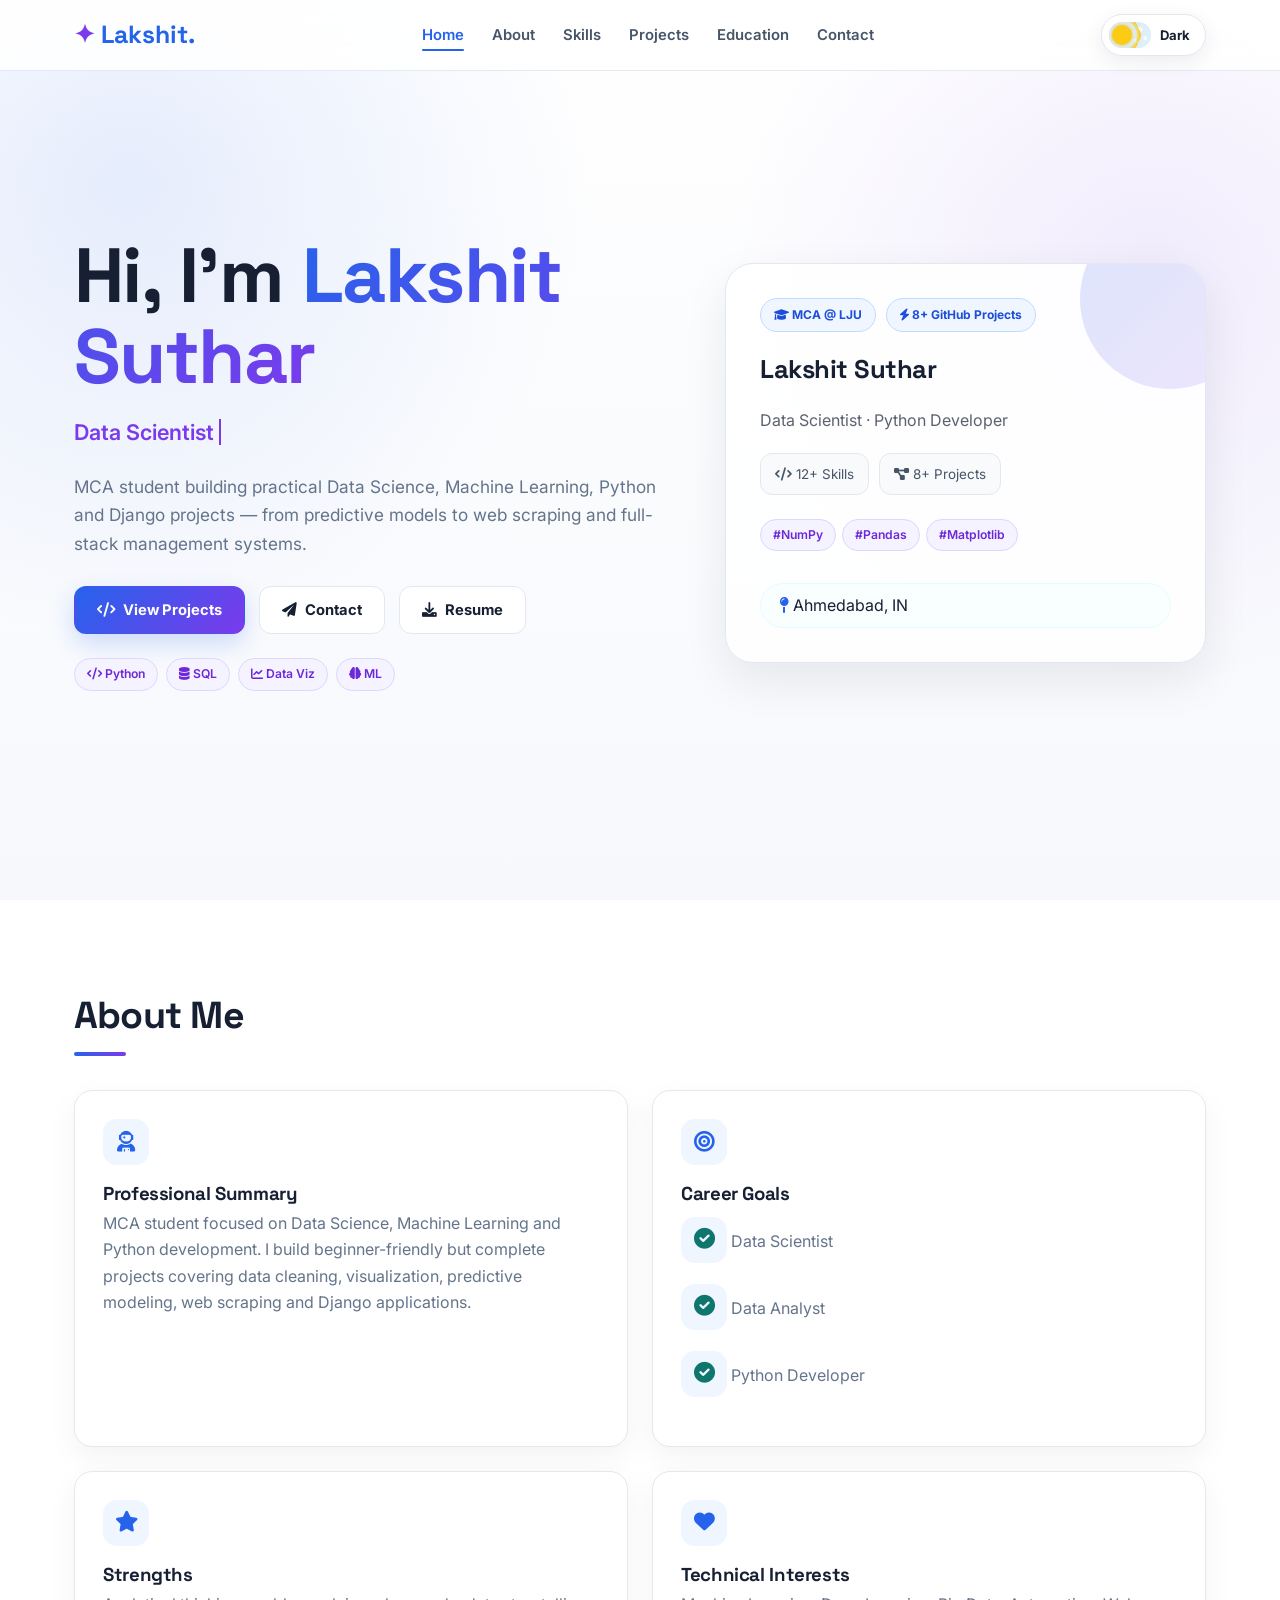
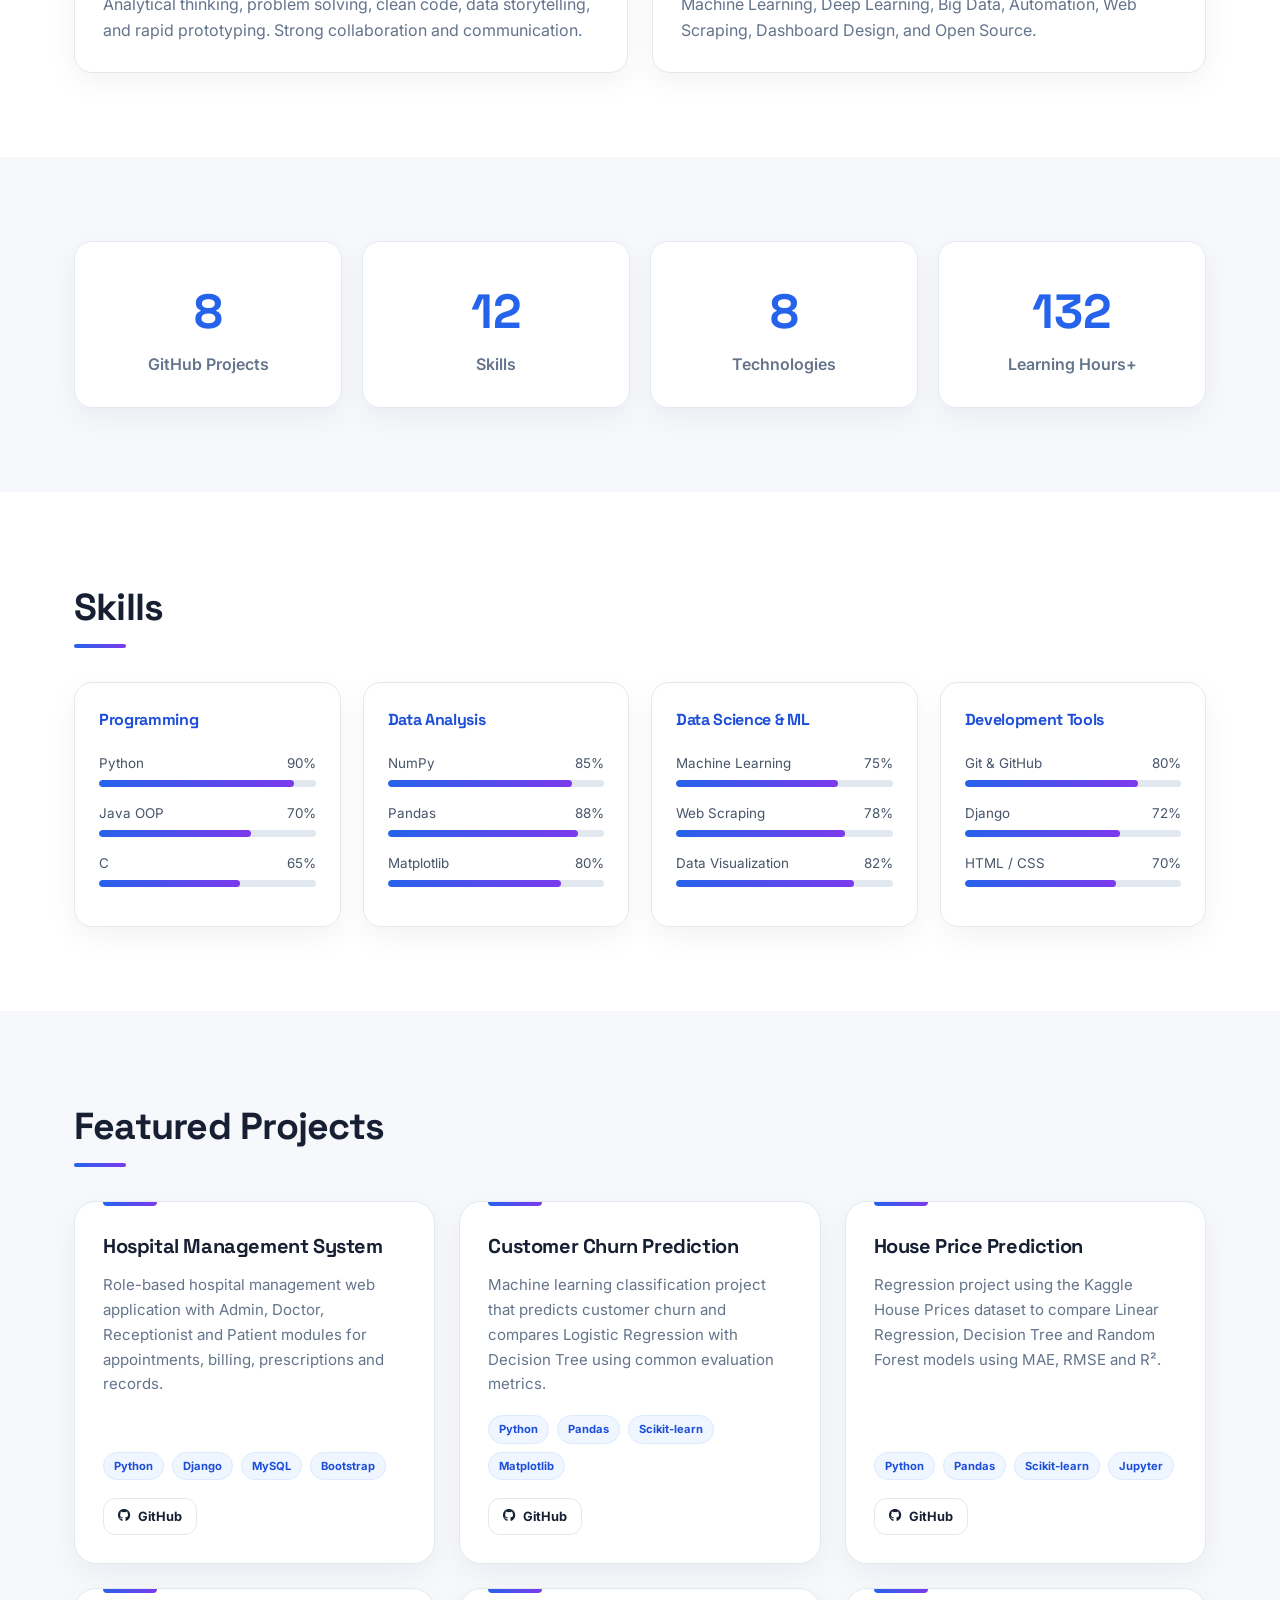
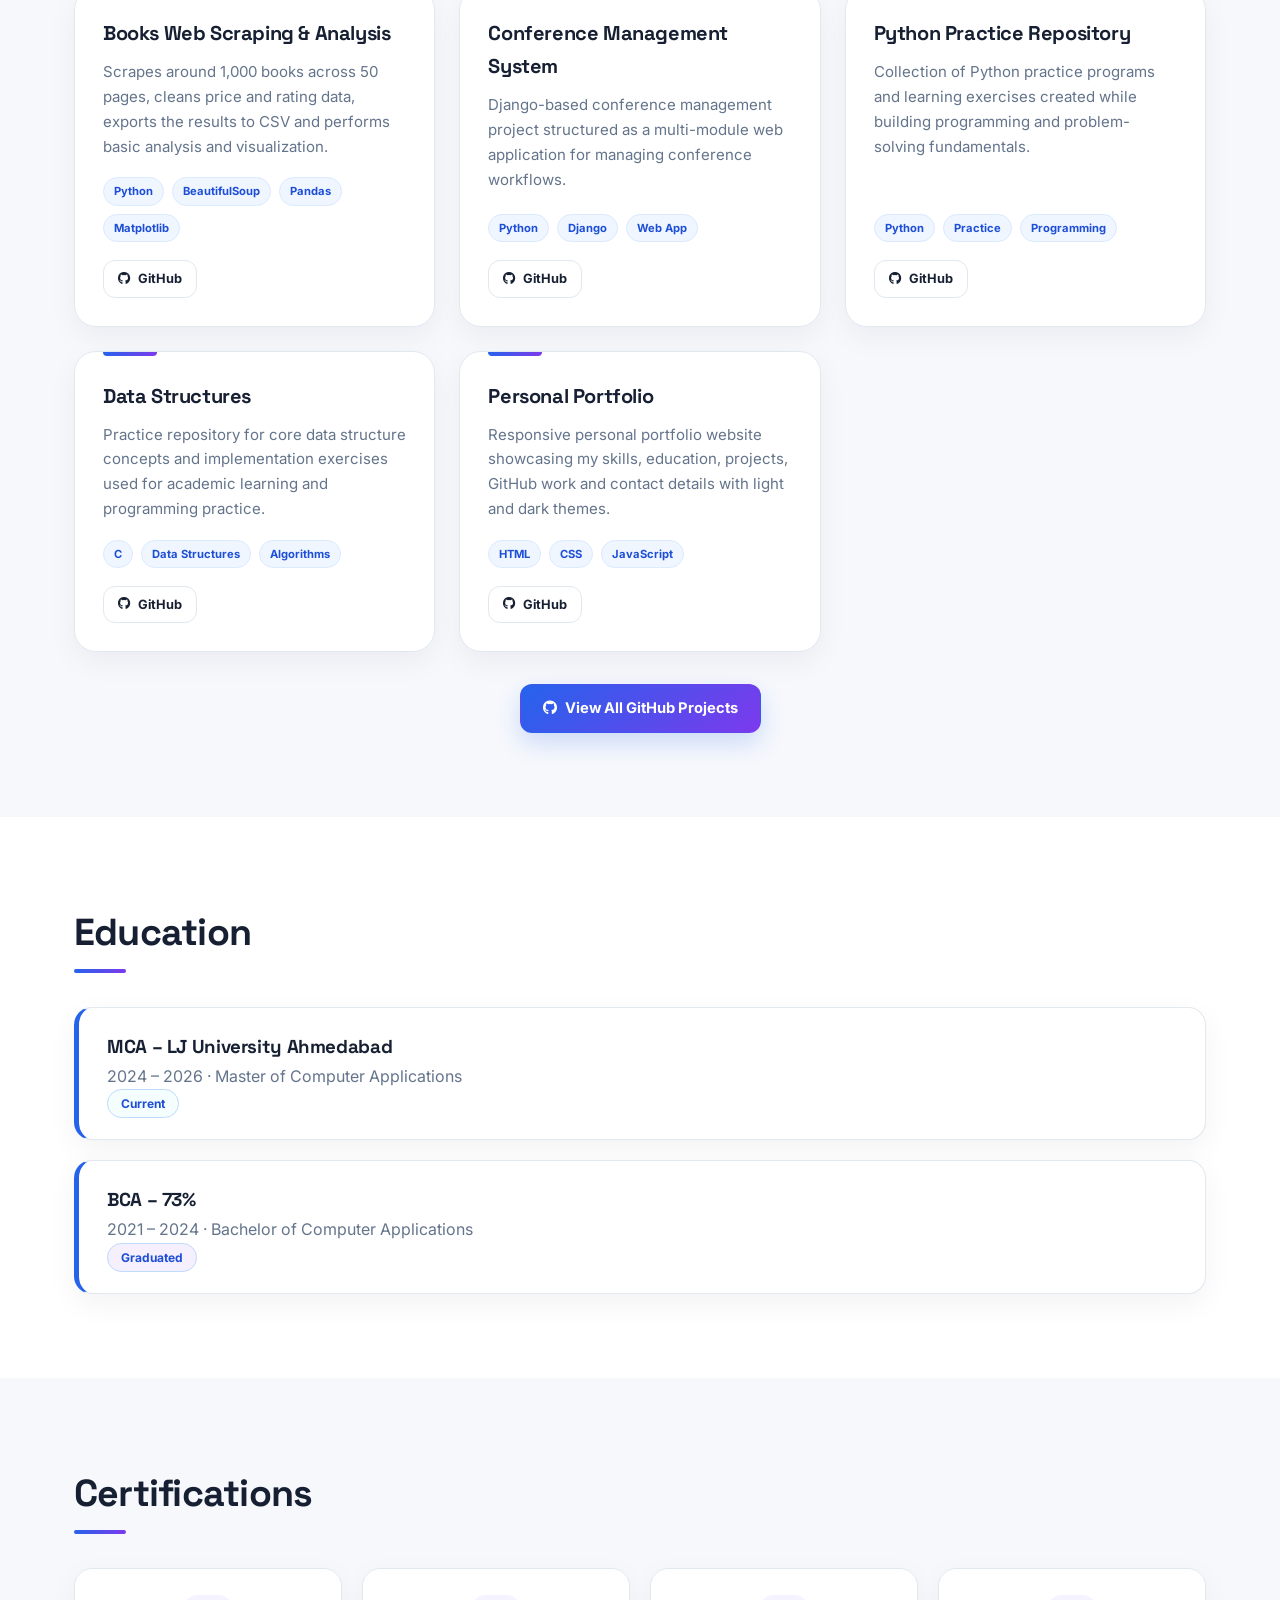
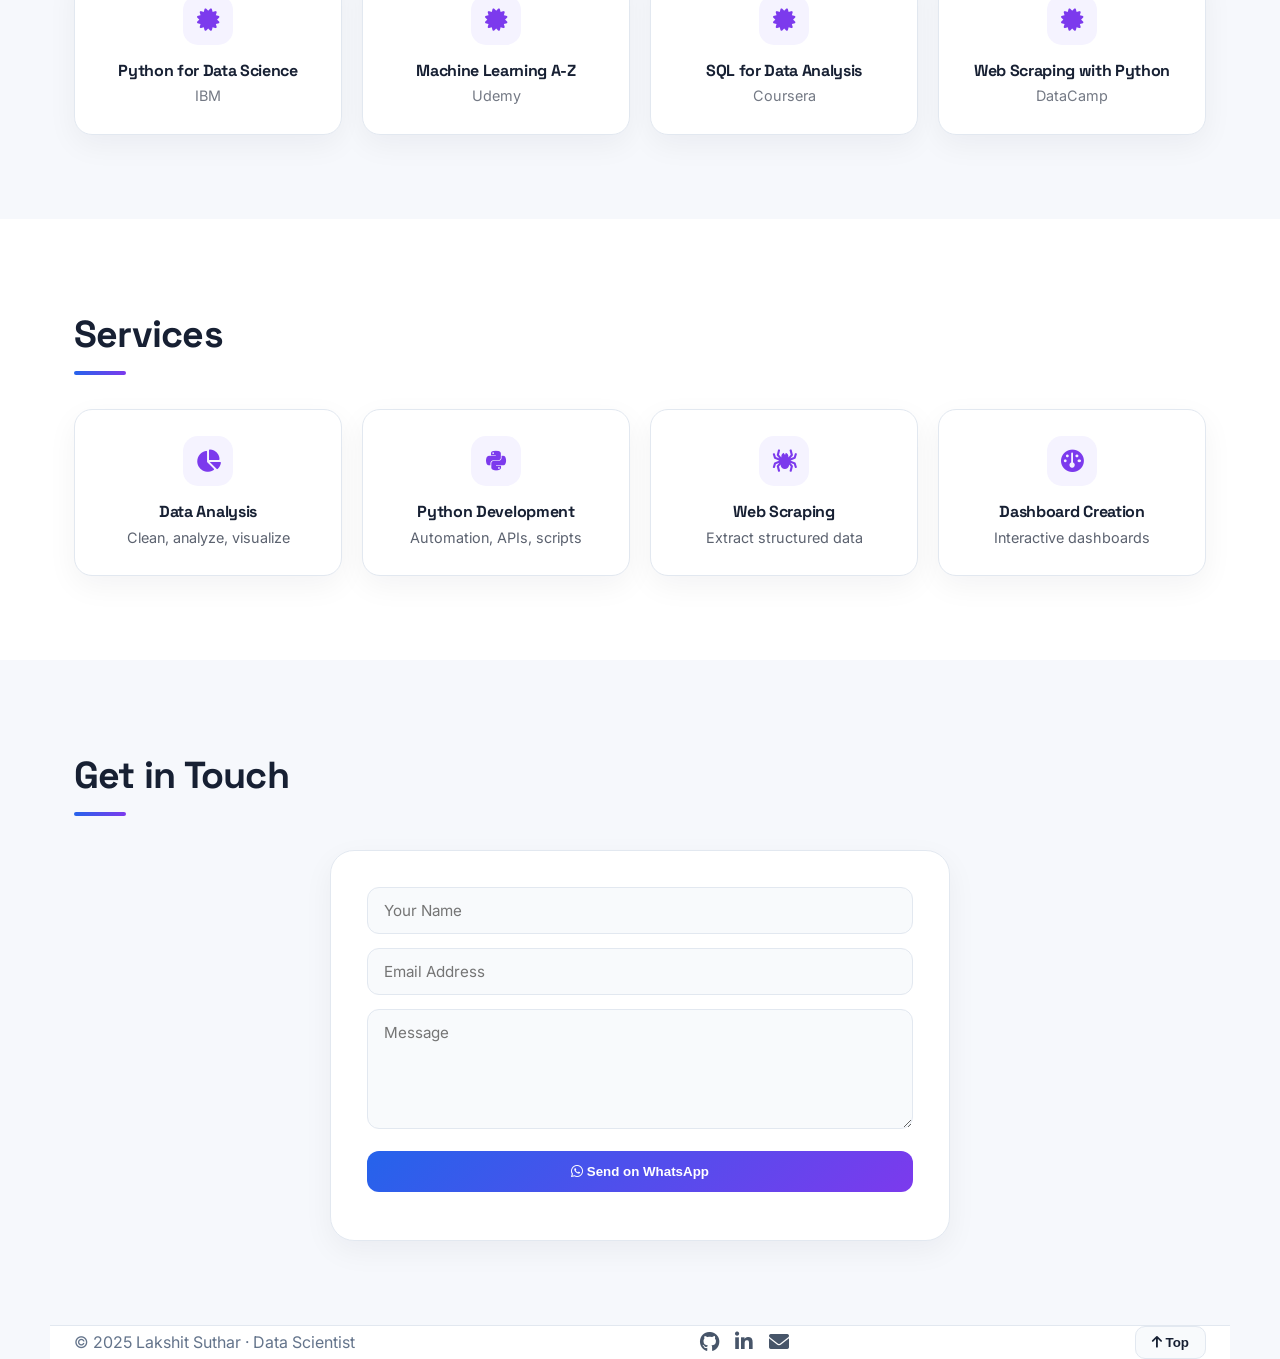
<file: index.html>
<!DOCTYPE html>
<html lang="en">
<head>
    <meta charset="UTF-8" />
    <meta name="viewport" content="width=device-width, initial-scale=1.0" />
    <meta name="description" content="Lakshit Suthar · Data Science, Machine Learning and Python Developer portfolio." />
    <meta name="theme-color" content="#f6f8fc" />
    <title>Lakshit Suthar · Data Scientist & Python Developer</title>

    <!-- ===== FONTS & ICONS (CDN) ===== -->
    <link rel="preconnect" href="https://fonts.googleapis.com" />
    <link rel="preconnect" href="https://fonts.gstatic.com" crossorigin />
    <link href="https://fonts.googleapis.com/css2?family=Inter:opsz,wght@14..32,300;14..32,400;14..32,600;14..32,700;14..32,800&family=Space+Grotesk:wght@400;500;600;700&display=swap" rel="stylesheet" />
    <link rel="stylesheet" href="https://cdnjs.cloudflare.com/ajax/libs/font-awesome/6.0.0-beta3/css/all.min.css" />

    <!-- ===== EXTERNAL CSS ===== -->
    <link rel="stylesheet" href="style.css" />
</head>
<body>

    <!-- ====== PROGRESS BAR ====== -->
    <div id="progress-bar"></div>

    <!-- ====== MOUSE GLOW ====== -->
    <div id="glow"></div>

    <!-- ====== NAVBAR ====== -->
    <nav>
        <div class="container nav-container">
            <span class="logo">Lakshit.</span>
            <ul class="nav-links" id="navLinks">
                <li><a href="#hero" class="active">Home</a></li>
                <li><a href="#about">About</a></li>
                <li><a href="#skills">Skills</a></li>
                <li><a href="#projects">Projects</a></li>
                <li><a href="#education">Education</a></li>
                <li><a href="#contact">Contact</a></li>
            </ul>
            <div class="nav-actions">
                <button class="theme-toggle" id="themeToggle" type="button" aria-label="Switch to dark mode" title="Switch to dark mode">
                    <span class="theme-toggle-track">
                        <span class="theme-toggle-thumb">
                            <i class="fas fa-moon" id="themeIcon"></i>
                        </span>
                    </span>
                    <span class="theme-toggle-label" id="themeLabel">Dark</span>
                </button>
                <div class="hamburger" id="hamburger"><i class="fas fa-bars"></i></div>
            </div>
        </div>
    </nav>

    <!-- ====== HERO ====== -->
    <section id="hero">
        <div class="container hero-grid">
            <div class="hero-content">
                <h1>Hi, I'm <span class="name-highlight">Lakshit Suthar</span></h1>
                <div class="hero-typing"><span id="typed-text"></span></div>
                <p class="hero-desc">MCA student building practical Data Science, Machine Learning, Python and Django projects — from predictive models to web scraping and full-stack management systems.</p>
                <div class="hero-buttons">
                    <a href="#projects" class="btn btn-primary"><i class="fas fa-code"></i> View Projects</a>
                    <a href="#contact" class="btn btn-outline"><i class="fas fa-paper-plane"></i> Contact</a>
                    <a href="Lakshit_Suthar_Resume.pdf?v=0216c234" class="btn btn-outline" id="download-resume"><i class="fas fa-download"></i> Resume</a>
                </div>
                <div style="margin-top: 24px; display: flex; flex-wrap: wrap; gap: 8px;">
                    <span class="floating-tag"><i class="fas fa-code"></i> Python</span>
                    <span class="floating-tag"><i class="fas fa-database"></i> SQL</span>
                    <span class="floating-tag"><i class="fas fa-chart-line"></i> Data Viz</span>
                    <span class="floating-tag"><i class="fas fa-brain"></i> ML</span>
                </div>
            </div>
            <div class="hero-profile-card">
                <div class="badge-row">
                    <span class="badge"><i class="fas fa-graduation-cap"></i> MCA @ LJU</span>
                    <span class="badge"><i class="fas fa-bolt"></i> 8+ GitHub Projects</span>
                </div>
                <h3 style="font-size: 1.6rem;">Lakshit Suthar</h3>
                <p style="opacity:0.7;">Data Scientist · Python Developer</p>
                <div class="profile-stats">
                    <div><i class="fas fa-code"></i> 12+ Skills</div>
                    <div><i class="fas fa-project-diagram"></i> 8+ Projects</div>
                </div>
                <div style="margin-top: 8px; display: flex; gap: 6px; flex-wrap: wrap;">
                    <span class="floating-tag">#NumPy</span>
                    <span class="floating-tag">#Pandas</span>
                                        <span class="floating-tag">#Matplotlib</span>
                </div>
                <div style="margin-top: 16px; background: rgba(0,229,255,0.02); border-radius: 40px; padding: 8px 18px; border: 1px solid rgba(0,229,255,0.08);">
                    <i class="fas fa-map-pin" style="color: var(--primary);"></i> Ahmedabad, IN
                </div>
            </div>
        </div>
    </section>

    <!-- ====== ABOUT ====== -->
    <section id="about">
        <div class="container">
            <h2 class="section-title reveal">About Me</h2>
            <div class="about-grid">
                <div class="about-card reveal">
                    <i class="fas fa-user-astronaut"></i>
                    <h3>Professional Summary</h3>
                    <p>MCA student focused on Data Science, Machine Learning and Python development. I build beginner-friendly but complete projects covering data cleaning, visualization, predictive modeling, web scraping and Django applications.</p>
                </div>
                <div class="about-card reveal">
                    <i class="fas fa-bullseye"></i>
                    <h3>Career Goals</h3>
                    <ul style="list-style: none; padding-left: 0;">
                        <li><i class="fas fa-check-circle" style="color: var(--accent);"></i> Data Scientist</li>
                        <li><i class="fas fa-check-circle" style="color: var(--accent);"></i> Data Analyst</li>
                        <li><i class="fas fa-check-circle" style="color: var(--accent);"></i> Python Developer</li>
                    </ul>
                </div>
                <div class="about-card reveal">
                    <i class="fas fa-star"></i>
                    <h3>Strengths</h3>
                    <p>Analytical thinking, problem solving, clean code, data storytelling, and rapid prototyping. Strong collaboration and communication.</p>
                </div>
                <div class="about-card reveal">
                    <i class="fas fa-heart"></i>
                    <h3>Technical Interests</h3>
                    <p>Machine Learning, Deep Learning, Big Data, Automation, Web Scraping, Dashboard Design, and Open Source.</p>
                </div>
            </div>
        </div>
    </section>

    <!-- ====== STATS ====== -->
    <section id="stats">
        <div class="container">
            <div class="stats-grid">
                <div class="stat-item reveal"><div class="number" data-count="8">0</div><p>GitHub Projects</p></div>
                <div class="stat-item reveal"><div class="number" data-count="12">0</div><p>Skills</p></div>
                <div class="stat-item reveal"><div class="number" data-count="8">0</div><p>Technologies</p></div>
                <div class="stat-item reveal"><div class="number" data-count="150">0</div><p>Learning Hours+</p></div>
            </div>
        </div>
    </section>

    <!-- ====== SKILLS ====== -->
    <section id="skills">
        <div class="container">
            <h2 class="section-title reveal">Skills</h2>
            <div class="skills-category">
                <div class="skill-group reveal">
                    <h4>Programming</h4>
                    <div class="skill-item"><div class="skill-label"><span>Python</span><span>90%</span></div><div class="progress-bar"><div class="fill" data-width="90"></div></div></div>
                    <div class="skill-item"><div class="skill-label"><span>Java OOP</span><span>70%</span></div><div class="progress-bar"><div class="fill" data-width="70"></div></div></div>
                    <div class="skill-item"><div class="skill-label"><span>C</span><span>65%</span></div><div class="progress-bar"><div class="fill" data-width="65"></div></div></div>
                </div>
                <div class="skill-group reveal">
                    <h4>Data Analysis</h4>
                    <div class="skill-item"><div class="skill-label"><span>NumPy</span><span>85%</span></div><div class="progress-bar"><div class="fill" data-width="85"></div></div></div>
                    <div class="skill-item"><div class="skill-label"><span>Pandas</span><span>88%</span></div><div class="progress-bar"><div class="fill" data-width="88"></div></div></div>
                    <div class="skill-item"><div class="skill-label"><span>Matplotlib</span><span>80%</span></div><div class="progress-bar"><div class="fill" data-width="80"></div></div></div>
                </div>
                <div class="skill-group reveal">
                    <h4>Data Science &amp; ML</h4>
                    <div class="skill-item"><div class="skill-label"><span>Machine Learning</span><span>75%</span></div><div class="progress-bar"><div class="fill" data-width="75"></div></div></div>
                    <div class="skill-item"><div class="skill-label"><span>Web Scraping</span><span>78%</span></div><div class="progress-bar"><div class="fill" data-width="78"></div></div></div>
                    <div class="skill-item"><div class="skill-label"><span>Data Visualization</span><span>82%</span></div><div class="progress-bar"><div class="fill" data-width="82"></div></div></div>
                </div>
                <div class="skill-group reveal">
                    <h4>Development Tools</h4>
                    <div class="skill-item"><div class="skill-label"><span>Git &amp; GitHub</span><span>80%</span></div><div class="progress-bar"><div class="fill" data-width="80"></div></div></div>
                    <div class="skill-item"><div class="skill-label"><span>Django</span><span>72%</span></div><div class="progress-bar"><div class="fill" data-width="72"></div></div></div>
                    <div class="skill-item"><div class="skill-label"><span>HTML / CSS</span><span>70%</span></div><div class="progress-bar"><div class="fill" data-width="70"></div></div></div>
                </div>
            </div>
        </div>
    </section>

    <!-- ====== PROJECTS ====== -->
    <section id="projects">
        <div class="container">
            <h2 class="section-title reveal">Featured Projects</h2>
            <div class="projects-grid">

                <div class="project-card reveal">
                    <h3>Hospital Management System</h3>
                    <p>Role-based hospital management web application with Admin, Doctor, Receptionist and Patient modules for appointments, billing, prescriptions and records.</p>
                    <div class="tech"><span>Python</span><span>Django</span><span>MySQL</span><span>Bootstrap</span></div>
                    <div class="btn-group">
                        <a href="https://github.com/lakshitbuilds/Hospital-Management-System" target="_blank" rel="noopener noreferrer" class="btn btn-outline" style="padding:4px 14px;"><i class="fab fa-github"></i> GitHub</a>
                    </div>
                </div>

                <div class="project-card reveal">
                    <h3>Customer Churn Prediction</h3>
                    <p>Machine learning classification project that predicts customer churn and compares Logistic Regression with Decision Tree using common evaluation metrics.</p>
                    <div class="tech"><span>Python</span><span>Pandas</span><span>Scikit-learn</span><span>Matplotlib</span></div>
                    <div class="btn-group">
                        <a href="https://github.com/lakshitbuilds/Customer-Churn-Prediction-" target="_blank" rel="noopener noreferrer" class="btn btn-outline" style="padding:4px 14px;"><i class="fab fa-github"></i> GitHub</a>
                    </div>
                </div>

                <div class="project-card reveal">
                    <h3>House Price Prediction</h3>
                    <p>Regression project using the Kaggle House Prices dataset to compare Linear Regression, Decision Tree and Random Forest models using MAE, RMSE and R².</p>
                    <div class="tech"><span>Python</span><span>Pandas</span><span>Scikit-learn</span><span>Jupyter</span></div>
                    <div class="btn-group">
                        <a href="https://github.com/lakshitbuilds/House-Price-Prediction" target="_blank" rel="noopener noreferrer" class="btn btn-outline" style="padding:4px 14px;"><i class="fab fa-github"></i> GitHub</a>
                    </div>
                </div>

                <div class="project-card reveal">
                    <h3>Books Web Scraping &amp; Analysis</h3>
                    <p>Scrapes around 1,000 books across 50 pages, cleans price and rating data, exports the results to CSV and performs basic analysis and visualization.</p>
                    <div class="tech"><span>Python</span><span>BeautifulSoup</span><span>Pandas</span><span>Matplotlib</span></div>
                    <div class="btn-group">
                        <a href="https://github.com/lakshitbuilds/book-data-scraping-analysis" target="_blank" rel="noopener noreferrer" class="btn btn-outline" style="padding:4px 14px;"><i class="fab fa-github"></i> GitHub</a>
                    </div>
                </div>

                <div class="project-card reveal">
                    <h3>Conference Management System</h3>
                    <p>Django-based conference management project structured as a multi-module web application for managing conference workflows.</p>
                    <div class="tech"><span>Python</span><span>Django</span><span>Web App</span></div>
                    <div class="btn-group">
                        <a href="https://github.com/lakshitbuilds/conference-management-system" target="_blank" rel="noopener noreferrer" class="btn btn-outline" style="padding:4px 14px;"><i class="fab fa-github"></i> GitHub</a>
                    </div>
                </div>


                <div class="project-card reveal">
                    <h3>Python Practice Repository</h3>
                    <p>Collection of Python practice programs and learning exercises created while building programming and problem-solving fundamentals.</p>
                    <div class="tech"><span>Python</span><span>Practice</span><span>Programming</span></div>
                    <div class="btn-group">
                        <a href="https://github.com/lakshitbuilds/Python" target="_blank" rel="noopener noreferrer" class="btn btn-outline" style="padding:4px 14px;"><i class="fab fa-github"></i> GitHub</a>
                    </div>
                </div>

                <div class="project-card reveal">
                    <h3>Data Structures</h3>
                    <p>Practice repository for core data structure concepts and implementation exercises used for academic learning and programming practice.</p>
                    <div class="tech"><span>C</span><span>Data Structures</span><span>Algorithms</span></div>
                    <div class="btn-group">
                        <a href="https://github.com/lakshitbuilds/Data-Structure" target="_blank" rel="noopener noreferrer" class="btn btn-outline" style="padding:4px 14px;"><i class="fab fa-github"></i> GitHub</a>
                    </div>
                </div>

                <div class="project-card reveal">
                    <h3>Personal Portfolio</h3>
                    <p>Responsive personal portfolio website showcasing my skills, education, projects, GitHub work and contact details with light and dark themes.</p>
                    <div class="tech"><span>HTML</span><span>CSS</span><span>JavaScript</span></div>
                    <div class="btn-group">
                        <a href="https://github.com/lakshitbuilds/Portfolio" target="_blank" rel="noopener noreferrer" class="btn btn-outline" style="padding:4px 14px;"><i class="fab fa-github"></i> GitHub</a>
                    </div>
                </div>

            </div>
            <div style="text-align:center; margin-top:32px;">
                <a href="https://github.com/lakshitbuilds?tab=repositories" target="_blank" rel="noopener noreferrer" class="btn btn-primary">
                    <i class="fab fa-github"></i> View All GitHub Projects
                </a>
            </div>
        </div>
    </section>

    <!-- ====== EDUCATION ====== -->
    <section id="education">
        <div class="container">
            <h2 class="section-title reveal">Education</h2>
            <div class="timeline">
                <div class="timeline-item reveal"><h3>MCA – LJ University Ahmedabad</h3><p>2024 – 2026 · Master of Computer Applications</p><span class="badge" style="background: rgba(0,229,255,0.04);">Current</span></div>
                <div class="timeline-item reveal"><h3>BCA – 73%</h3><p>2021 – 2024 · Bachelor of Computer Applications</p><span class="badge" style="background: rgba(124,58,237,0.08);">Graduated</span></div>
            </div>
        </div>
    </section>

    <!-- ====== CERTIFICATIONS ====== -->
    <section id="certifications">
        <div class="container">
            <h2 class="section-title reveal">Certifications</h2>
            <div class="cert-grid">
                <div class="cert-card reveal"><i class="fas fa-certificate"></i><h4>Python for Data Science</h4><p style="opacity:0.6; font-size:0.9rem;">IBM</p></div>
                <div class="cert-card reveal"><i class="fas fa-certificate"></i><h4>Machine Learning A-Z</h4><p style="opacity:0.6; font-size:0.9rem;">Udemy</p></div>
                <div class="cert-card reveal"><i class="fas fa-certificate"></i><h4>SQL for Data Analysis</h4><p style="opacity:0.6; font-size:0.9rem;">Coursera</p></div>
                <div class="cert-card reveal"><i class="fas fa-certificate"></i><h4>Web Scraping with Python</h4><p style="opacity:0.6; font-size:0.9rem;">DataCamp</p></div>
            </div>
        </div>
    </section>

    <!-- ====== SERVICES ====== -->
    <section id="services">
        <div class="container">
            <h2 class="section-title reveal">Services</h2>
            <div class="services-grid">
                <div class="service-card reveal"><i class="fas fa-chart-pie"></i><h4>Data Analysis</h4><p style="opacity:0.7; font-size:0.9rem;">Clean, analyze, visualize</p></div>
                <div class="service-card reveal"><i class="fab fa-python"></i><h4>Python Development</h4><p style="opacity:0.7; font-size:0.9rem;">Automation, APIs, scripts</p></div>
                <div class="service-card reveal"><i class="fas fa-spider"></i><h4>Web Scraping</h4><p style="opacity:0.7; font-size:0.9rem;">Extract structured data</p></div>
                <div class="service-card reveal"><i class="fas fa-dashboard"></i><h4>Dashboard Creation</h4><p style="opacity:0.7; font-size:0.9rem;">Interactive dashboards</p></div>
            </div>
        </div>
    </section>

    <!-- ====== CONTACT ====== -->
    <section id="contact">
        <div class="container">
            <h2 class="section-title reveal">Get in Touch</h2>
            <div class="contact-form reveal">
                <form id="contactForm">
                    <input type="text" placeholder="Your Name" id="cname" required />
                    <input type="email" placeholder="Email Address" id="cemail" required />
                    <textarea rows="4" placeholder="Message" id="cmsg" required></textarea>
                    <button type="submit"><i class="fab fa-whatsapp"></i> Send on WhatsApp</button>
                    <div id="form-message"></div>
                </form>
            </div>
        </div>
    </section>

    <!-- ====== FOOTER ====== -->
    <footer class="container">
        <div>&copy; 2025 Lakshit Suthar · Data Scientist</div>
        <div class="social-links">
            <a href="https://github.com/lakshitbuilds" target="_blank" rel="noopener noreferrer" aria-label="GitHub"><i class="fab fa-github"></i></a>
            <a href="#" aria-label="LinkedIn"><i class="fab fa-linkedin-in"></i></a>
            <a href="#" aria-label="Email"><i class="fas fa-envelope"></i></a>
        </div>
        <button id="back-top"><i class="fas fa-arrow-up"></i> Top</button>
    </footer>

    <!-- ====== EXTERNAL JAVASCRIPT ====== -->
    <script src="script.js"></script>
</body>
</html>
</file>
<file: style.css>
/* ============================================================
   MODERN LIGHT PORTFOLIO
   Clean, professional and recruiter-friendly
   ============================================================ */

* {
    margin: 0;
    padding: 0;
    box-sizing: border-box;
}

:root {
    --bg: #f6f8fc;
    --surface: #ffffff;
    --surface-soft: #eef4ff;
    --primary: #2563eb;
    --primary-dark: #1d4ed8;
    --secondary: #7c3aed;
    --accent: #0f766e;
    --text: #172033;
    --muted: #64748b;
    --border: #e2e8f0;
    --shadow: 0 18px 45px rgba(15, 23, 42, 0.08);
    --shadow-hover: 0 24px 60px rgba(37, 99, 235, 0.14);
    --radius-lg: 24px;
    --radius-md: 18px;
    --transition: all 0.3s ease;
}

html {
    scroll-behavior: smooth;
}

body {
    font-family: 'Inter', sans-serif;
    background: var(--bg);
    color: var(--text);
    line-height: 1.65;
    overflow-x: hidden;
}

h1, h2, h3, h4 {
    font-family: 'Space Grotesk', sans-serif;
    color: var(--text);
    letter-spacing: -0.02em;
}

a {
    text-decoration: none;
    color: inherit;
}

.container {
    max-width: 1180px;
    margin: 0 auto;
    padding: 0 24px;
}

section {
    padding: 84px 0;
    position: relative;
}

section:nth-of-type(even) {
    background: #ffffff;
}

.section-title {
    font-size: 2.35rem;
    font-weight: 700;
    margin-bottom: 44px;
    display: inline-block;
    position: relative;
}

.section-title::after {
    content: '';
    position: absolute;
    width: 52px;
    height: 4px;
    border-radius: 99px;
    left: 0;
    bottom: -10px;
    background: linear-gradient(90deg, var(--primary), var(--secondary));
}

/* ===== PROGRESS BAR ===== */
#progress-bar {
    position: fixed;
    top: 0;
    left: 0;
    width: 0%;
    height: 4px;
    background: linear-gradient(90deg, var(--primary), var(--secondary));
    z-index: 9999;
}

/* ===== NAVBAR ===== */
nav {
    position: fixed;
    top: 0;
    left: 0;
    width: 100%;
    padding: 14px 0;
    background: rgba(255, 255, 255, 0.88);
    backdrop-filter: blur(14px);
    -webkit-backdrop-filter: blur(14px);
    border-bottom: 1px solid rgba(226, 232, 240, 0.9);
    z-index: 1000;
    transition: var(--transition);
}

nav.scrolled {
    box-shadow: 0 8px 30px rgba(15, 23, 42, 0.08);
}

.nav-container {
    display: flex;
    justify-content: space-between;
    align-items: center;
}

.logo {
    font-family: 'Space Grotesk', sans-serif;
    font-weight: 700;
    font-size: 1.55rem;
    color: var(--primary);
}

.logo::before {
    content: '✦';
    margin-right: 6px;
    color: var(--secondary);
}

.nav-links {
    display: flex;
    gap: 28px;
    list-style: none;
    font-weight: 600;
    color: #475569;
    font-size: 0.93rem;
}

.nav-links a {
    position: relative;
    transition: var(--transition);
}

.nav-links a:hover,
.nav-links a.active {
    color: var(--primary);
}

.nav-links a::after {
    content: '';
    position: absolute;
    left: 0;
    bottom: -7px;
    width: 0;
    height: 2px;
    border-radius: 10px;
    background: var(--primary);
    transition: var(--transition);
}

.nav-links a:hover::after,
.nav-links a.active::after {
    width: 100%;
}

.hamburger {
    display: none;
    font-size: 1.6rem;
    cursor: pointer;
    color: var(--text);
}

/* Mouse glow kept very subtle in light mode */
#glow {
    position: fixed;
    width: 420px;
    height: 420px;
    background: radial-gradient(circle, rgba(37, 99, 235, 0.07), transparent 68%);
    border-radius: 50%;
    pointer-events: none;
    transform: translate(-50%, -50%);
    z-index: 0;
}

/* ===== HERO ===== */
#hero {
    min-height: 100vh;
    display: flex;
    align-items: center;
    padding-top: 110px;
    background:
        radial-gradient(circle at 10% 20%, rgba(37, 99, 235, 0.11), transparent 34%),
        radial-gradient(circle at 90% 30%, rgba(124, 58, 237, 0.09), transparent 32%),
        linear-gradient(180deg, #ffffff 0%, #f6f8fc 100%);
}

.hero-grid {
    display: grid;
    grid-template-columns: 1.1fr 0.9fr;
    gap: 64px;
    align-items: center;
    position: relative;
    z-index: 1;
}

.hero-content h1 {
    font-size: clamp(3rem, 6vw, 5rem);
    line-height: 1.05;
    margin-bottom: 18px;
    font-weight: 800;
}

.name-highlight {
    color: var(--primary);
    background: linear-gradient(135deg, var(--primary), var(--secondary));
    -webkit-background-clip: text;
    -webkit-text-fill-color: transparent;
    background-clip: text;
}

.hero-typing {
    min-height: 44px;
    font-size: 1.35rem;
    margin-bottom: 14px;
    font-weight: 600;
}

.hero-typing span {
    color: var(--secondary);
    border-right: 2px solid var(--secondary);
    padding-right: 5px;
    animation: blink 0.9s step-end infinite;
}

@keyframes blink {
    50% { border-color: transparent; }
}

.hero-desc {
    max-width: 640px;
    color: var(--muted);
    font-size: 1.08rem;
    margin-bottom: 28px;
}

.hero-buttons {
    display: flex;
    gap: 14px;
    flex-wrap: wrap;
}

.btn {
    padding: 11px 22px;
    border-radius: 12px;
    border: 1px solid var(--border);
    font-weight: 700;
    font-size: 0.92rem;
    display: inline-flex;
    align-items: center;
    gap: 8px;
    cursor: pointer;
    transition: var(--transition);
    background: #ffffff;
    color: var(--text);
}

.btn:hover {
    transform: translateY(-2px);
}

.btn-primary {
    color: white;
    border-color: transparent;
    background: linear-gradient(135deg, var(--primary), var(--secondary));
    box-shadow: 0 10px 24px rgba(37, 99, 235, 0.2);
}

.btn-primary:hover {
    box-shadow: 0 15px 34px rgba(37, 99, 235, 0.28);
}

.btn-outline:hover {
    color: var(--primary);
    border-color: #93c5fd;
    background: #eff6ff;
}

.hero-profile-card {
    background: rgba(255, 255, 255, 0.9);
    border: 1px solid var(--border);
    border-radius: 28px;
    padding: 34px;
    box-shadow: var(--shadow);
    display: flex;
    flex-direction: column;
    gap: 16px;
    position: relative;
    overflow: hidden;
    transition: var(--transition);
}

.hero-profile-card::before {
    content: '';
    position: absolute;
    width: 180px;
    height: 180px;
    right: -55px;
    top: -55px;
    background: linear-gradient(135deg, rgba(37, 99, 235, .16), rgba(124, 58, 237, .12));
    border-radius: 50%;
}

.hero-profile-card:hover {
    transform: translateY(-6px);
    box-shadow: var(--shadow-hover);
}

.badge-row {
    display: flex;
    gap: 10px;
    flex-wrap: wrap;
}

.badge {
    color: var(--primary-dark);
    background: #eff6ff;
    border: 1px solid #bfdbfe;
    padding: 6px 13px;
    border-radius: 999px;
    font-size: 0.75rem;
    font-weight: 700;
}

.floating-tag {
    display: inline-block;
    background: #f5f3ff;
    border: 1px solid #ddd6fe;
    color: #6d28d9;
    padding: 5px 12px;
    border-radius: 999px;
    font-size: 0.76rem;
    font-weight: 600;
}

.profile-stats {
    display: flex;
    flex-wrap: wrap;
    gap: 10px;
    margin-top: 4px;
}

.profile-stats div {
    background: #f8fafc;
    color: #475569;
    padding: 9px 14px;
    border-radius: 12px;
    border: 1px solid var(--border);
    font-size: 0.84rem;
}

/* ===== CARDS ===== */
.about-grid {
    display: grid;
    grid-template-columns: repeat(2, 1fr);
    gap: 24px;
}

.about-card,
.skill-group,
.project-card,
.stat-item,
.cert-card,
.service-card,
.timeline-item,
.contact-form {
    background: var(--surface);
    border: 1px solid var(--border);
    box-shadow: 0 10px 30px rgba(15, 23, 42, 0.05);
}

.about-card {
    border-radius: var(--radius-md);
    padding: 28px;
    transition: var(--transition);
}

.about-card:hover {
    transform: translateY(-5px);
    box-shadow: var(--shadow-hover);
    border-color: #bfdbfe;
}

.about-card i {
    width: 46px;
    height: 46px;
    display: inline-flex;
    align-items: center;
    justify-content: center;
    background: #eff6ff;
    color: var(--primary);
    border-radius: 14px;
    font-size: 1.3rem;
    margin-bottom: 14px;
}

.about-card p,
.about-card li {
    color: var(--muted);
}

.about-card ul li {
    list-style: none;
    margin: 7px 0;
}

/* ===== STATS ===== */
.stats-grid {
    display: grid;
    grid-template-columns: repeat(4, 1fr);
    gap: 20px;
}

.stat-item {
    text-align: center;
    padding: 30px 16px;
    border-radius: var(--radius-md);
    transition: var(--transition);
}

.stat-item:hover {
    transform: translateY(-5px);
    box-shadow: var(--shadow-hover);
}

.stat-item .number {
    font-size: 3rem;
    font-family: 'Space Grotesk', sans-serif;
    font-weight: 800;
    color: var(--primary);
}

.stat-item p {
    color: var(--muted);
    font-weight: 600;
}

/* ===== SKILLS ===== */
.skills-category {
    display: grid;
    grid-template-columns: repeat(auto-fit, minmax(240px, 1fr));
    gap: 22px;
}

.skill-group {
    border-radius: var(--radius-md);
    padding: 24px;
    transition: var(--transition);
}

.skill-group:hover {
    transform: translateY(-4px);
    box-shadow: var(--shadow);
}

.skill-group h4 {
    margin-bottom: 18px;
    color: var(--primary-dark);
}

.skill-item {
    margin-bottom: 15px;
}

.skill-label {
    display: flex;
    justify-content: space-between;
    color: #475569;
    font-size: 0.84rem;
    margin-bottom: 6px;
}

.progress-bar {
    width: 100%;
    height: 7px;
    background: #e2e8f0;
    border-radius: 999px;
    overflow: hidden;
}

.progress-bar .fill {
    height: 100%;
    width: 0;
    background: linear-gradient(90deg, var(--primary), var(--secondary));
    border-radius: 999px;
    transition: width 1.2s ease;
}

/* ===== PROJECTS ===== */
.projects-grid {
    display: grid;
    grid-template-columns: repeat(auto-fit, minmax(300px, 1fr));
    gap: 24px;
}

.project-card {
    border-radius: 22px;
    padding: 28px;
    transition: var(--transition);
    display: flex;
    flex-direction: column;
    min-height: 100%;
    position: relative;
}

.project-card::after {
    content: '';
    position: absolute;
    top: 0;
    left: 28px;
    width: 54px;
    height: 4px;
    border-radius: 0 0 8px 8px;
    background: linear-gradient(90deg, var(--primary), var(--secondary));
}

.project-card:hover {
    transform: translateY(-7px);
    border-color: #bfdbfe;
    box-shadow: var(--shadow-hover);
}

.project-card h3 {
    font-size: 1.25rem;
    margin-bottom: 10px;
}

.project-card p {
    color: var(--muted);
    font-size: 0.94rem;
    flex-grow: 1;
}

.project-card .tech {
    display: flex;
    flex-wrap: wrap;
    gap: 8px;
    margin: 18px 0;
}

.project-card .tech span {
    background: #eff6ff;
    color: var(--primary-dark);
    border: 1px solid #dbeafe;
    padding: 4px 10px;
    border-radius: 999px;
    font-size: 0.7rem;
    font-weight: 700;
}

.project-card .btn-group {
    display: flex;
    gap: 10px;
}

.project-card .btn-group .btn {
    padding: 7px 14px !important;
    font-size: 0.8rem;
}

/* ===== EDUCATION ===== */
.timeline {
    display: flex;
    flex-direction: column;
    gap: 20px;
}

.timeline-item {
    border-radius: var(--radius-md);
    padding: 24px 28px;
    border-left: 5px solid var(--primary);
    transition: var(--transition);
}

.timeline-item:hover {
    transform: translateX(5px);
    box-shadow: var(--shadow);
}

.timeline-item p {
    color: var(--muted);
}

/* ===== CERTIFICATIONS & SERVICES ===== */
.cert-grid,
.services-grid {
    display: grid;
    grid-template-columns: repeat(auto-fit, minmax(190px, 1fr));
    gap: 20px;
}

.cert-card,
.service-card {
    padding: 26px 18px;
    border-radius: var(--radius-md);
    text-align: center;
    transition: var(--transition);
}

.cert-card:hover,
.service-card:hover {
    transform: translateY(-5px);
    box-shadow: var(--shadow-hover);
    border-color: #ddd6fe;
}

.cert-card i,
.service-card i {
    width: 50px;
    height: 50px;
    border-radius: 15px;
    display: inline-flex;
    justify-content: center;
    align-items: center;
    background: #f5f3ff;
    color: var(--secondary);
    font-size: 1.4rem;
    margin-bottom: 13px;
}

/* ===== CONTACT ===== */
.contact-form {
    max-width: 620px;
    margin: 0 auto;
    padding: 36px;
    border-radius: 24px;
}

.contact-form input,
.contact-form textarea {
    width: 100%;
    padding: 13px 16px;
    margin-bottom: 14px;
    background: #f8fafc;
    border: 1px solid var(--border);
    border-radius: 12px;
    color: var(--text);
    font-family: 'Inter', sans-serif;
    font-size: 0.95rem;
    transition: var(--transition);
}

.contact-form input:focus,
.contact-form textarea:focus {
    outline: none;
    background: #fff;
    border-color: #93c5fd;
    box-shadow: 0 0 0 4px rgba(37, 99, 235, 0.09);
}

.contact-form textarea {
    min-height: 120px;
    resize: vertical;
}

.contact-form button {
    width: 100%;
    padding: 13px;
    border: none;
    border-radius: 12px;
    background: linear-gradient(135deg, var(--primary), var(--secondary));
    color: white;
    font-weight: 700;
    cursor: pointer;
    transition: var(--transition);
}

.contact-form button:hover {
    transform: translateY(-2px);
    box-shadow: 0 12px 28px rgba(37, 99, 235, 0.22);
}

#form-message {
    margin-top: 12px;
    text-align: center;
    font-weight: 600;
}

/* ===== FOOTER ===== */
footer {
    border-top: 1px solid var(--border);
    padding: 30px 24px;
    display: flex;
    justify-content: space-between;
    align-items: center;
    gap: 16px;
    flex-wrap: wrap;
    color: var(--muted);
    background: #ffffff;
}

.social-links {
    display: flex;
    gap: 16px;
    font-size: 1.25rem;
}

.social-links a {
    color: #475569;
    transition: var(--transition);
}

.social-links a:hover {
    color: var(--primary);
    transform: translateY(-2px);
}

#back-top {
    border: 1px solid var(--border);
    background: #f8fafc;
    color: var(--text);
    border-radius: 10px;
    padding: 8px 16px;
    cursor: pointer;
    font-weight: 600;
}

/* ===== REVEAL ===== */
.reveal {
    opacity: 0;
    transform: translateY(24px);
    transition: opacity .7s ease, transform .7s ease;
}

.reveal.visible {
    opacity: 1;
    transform: translateY(0);
}

/* ===== RESPONSIVE ===== */
@media (max-width: 992px) {
    .hero-grid {
        grid-template-columns: 1fr;
        gap: 40px;
    }

    .about-grid {
        grid-template-columns: 1fr;
    }

    .stats-grid {
        grid-template-columns: repeat(2, 1fr);
    }
}

@media (max-width: 768px) {
    nav {
        padding: 12px 0;
    }

    .nav-links {
        display: none;
        position: absolute;
        right: 20px;
        top: 66px;
        width: 220px;
        flex-direction: column;
        gap: 14px;
        padding: 20px;
        background: #ffffff;
        border: 1px solid var(--border);
        border-radius: 16px;
        box-shadow: var(--shadow);
    }

    .nav-links.open {
        display: flex;
    }

    .hamburger {
        display: block;
    }

    #hero {
        min-height: auto;
        padding-top: 130px;
        padding-bottom: 70px;
    }

    .hero-content h1 {
        font-size: 3rem;
    }

    .hero-profile-card {
        padding: 26px;
    }

    section {
        padding: 68px 0;
    }
}

@media (max-width: 520px) {
    .container {
        padding: 0 18px;
    }

    .hero-content h1 {
        font-size: 2.45rem;
    }

    .hero-buttons .btn {
        width: 100%;
        justify-content: center;
    }

    .stats-grid {
        grid-template-columns: 1fr 1fr;
    }

    .section-title {
        font-size: 2rem;
    }

    .contact-form {
        padding: 24px;
    }
}


/* ===== CAREER GOALS CARD ===== */
.career-card {
    position: relative;
    overflow: hidden;
    background:
        radial-gradient(circle at 100% 0%, rgba(37, 99, 235, 0.08), transparent 34%),
        #ffffff;
}

.career-card::before {
    content: '';
    position: absolute;
    top: 0;
    left: 0;
    width: 100%;
    height: 4px;
    background: linear-gradient(90deg, var(--primary), var(--secondary));
}

.career-card .about-icon {
    width: 52px;
    height: 52px;
    border-radius: 16px;
    display: flex;
    align-items: center;
    justify-content: center;
    background: linear-gradient(135deg, #eff6ff, #f5f3ff);
    border: 1px solid #dbeafe;
    margin-bottom: 18px;
}

.career-card .about-icon i {
    width: auto;
    height: auto;
    margin: 0;
    padding: 0;
    background: transparent;
    font-size: 1.35rem;
    color: var(--primary);
}

.card-kicker {
    display: inline-block;
    color: var(--primary);
    font-size: 0.72rem;
    font-weight: 800;
    letter-spacing: 0.08em;
    text-transform: uppercase;
    margin-bottom: 5px;
}

.career-card h3 {
    font-size: 1.45rem;
    margin-bottom: 8px;
}

.career-intro {
    max-width: 520px;
    margin-bottom: 20px;
    font-size: 0.92rem;
    line-height: 1.65;
}

.goal-list {
    display: grid;
    gap: 11px;
}

.goal-item {
    display: flex;
    align-items: center;
    gap: 13px;
    padding: 13px 14px;
    background: #f8fafc;
    border: 1px solid #e2e8f0;
    border-radius: 14px;
    transition: var(--transition);
}

.goal-item:hover {
    background: #eff6ff;
    border-color: #bfdbfe;
    transform: translateX(4px);
}

.goal-icon {
    width: 38px;
    height: 38px;
    min-width: 38px;
    border-radius: 11px;
    display: inline-flex;
    align-items: center;
    justify-content: center;
    background: #ffffff;
    border: 1px solid #dbeafe;
    color: var(--primary);
    box-shadow: 0 5px 14px rgba(37, 99, 235, 0.08);
}

.goal-icon i {
    width: auto;
    height: auto;
    margin: 0;
    padding: 0;
    background: transparent;
    color: inherit;
    font-size: 1rem;
}

.goal-item strong {
    display: block;
    color: var(--text);
    font-size: 0.94rem;
    line-height: 1.25;
}

.goal-item small {
    display: block;
    color: var(--muted);
    font-size: 0.76rem;
    margin-top: 3px;
}



/* ===== LIGHT / DARK MODE TOGGLE ===== */
.nav-actions {
    display: flex;
    align-items: center;
    gap: 12px;
}

.theme-toggle {
    display: inline-flex;
    align-items: center;
    gap: 9px;
    padding: 6px 11px 6px 7px;
    min-width: 98px;
    height: 42px;
    border: 1px solid var(--border);
    border-radius: 999px;
    background: var(--surface);
    color: var(--text);
    cursor: pointer;
    font-family: 'Inter', sans-serif;
    font-weight: 700;
    font-size: 0.82rem;
    box-shadow: 0 6px 20px rgba(15, 23, 42, 0.08);
    transition: transform .25s ease, box-shadow .25s ease, border-color .25s ease, background .25s ease;
}

.theme-toggle:hover {
    transform: translateY(-2px);
    border-color: #93c5fd;
    box-shadow: 0 10px 26px rgba(37, 99, 235, 0.14);
}

.theme-toggle:focus-visible {
    outline: 3px solid rgba(37, 99, 235, 0.2);
    outline-offset: 3px;
}

.theme-toggle-track {
    width: 42px;
    height: 26px;
    padding: 3px;
    border-radius: 999px;
    display: inline-flex;
    align-items: center;
    background: #e2e8f0;
    transition: background .3s ease;
}

.theme-toggle-thumb {
    width: 20px;
    height: 20px;
    border-radius: 50%;
    display: inline-flex;
    align-items: center;
    justify-content: center;
    background: #ffffff;
    color: #475569;
    box-shadow: 0 2px 8px rgba(15, 23, 42, 0.15);
    transform: translateX(0);
    transition: transform .3s ease, background .3s ease, color .3s ease;
}

.theme-toggle-label {
    min-width: 34px;
    text-align: left;
}

/* ===== DARK MODE ===== */
body.dark-mode {
    --bg: #07111f;
    --surface: #0f1b2d;
    --surface-soft: #132238;
    --primary: #60a5fa;
    --primary-dark: #93c5fd;
    --secondary: #a78bfa;
    --accent: #2dd4bf;
    --text: #f8fafc;
    --muted: #a8b3c5;
    --border: #22324a;
    --shadow: 0 18px 45px rgba(0, 0, 0, 0.28);
    --shadow-hover: 0 24px 60px rgba(37, 99, 235, 0.18);
    background: var(--bg);
    color: var(--text);
}

body.dark-mode section:nth-of-type(even) {
    background: #0b1627;
}

body.dark-mode nav,
body.dark-mode nav.scrolled {
    background: rgba(7, 17, 31, 0.92);
    border-bottom-color: var(--border);
}

body.dark-mode .nav-links {
    color: #cbd5e1;
}

body.dark-mode #hero {
    background:
        radial-gradient(circle at 10% 20%, rgba(96, 165, 250, 0.12), transparent 34%),
        radial-gradient(circle at 90% 30%, rgba(167, 139, 250, 0.10), transparent 32%),
        linear-gradient(180deg, #08111f 0%, #07111f 100%);
}

body.dark-mode .hero-profile-card,
body.dark-mode .about-card,
body.dark-mode .skill-group,
body.dark-mode .project-card,
body.dark-mode .stat-item,
body.dark-mode .cert-card,
body.dark-mode .service-card,
body.dark-mode .timeline-item,
body.dark-mode .contact-form {
    background: var(--surface);
    border-color: var(--border);
    color: var(--text);
}

body.dark-mode .career-card {
    background:
        radial-gradient(circle at 100% 0%, rgba(96, 165, 250, 0.10), transparent 34%),
        var(--surface);
}

body.dark-mode .goal-item,
body.dark-mode .profile-stats div,
body.dark-mode .contact-form input,
body.dark-mode .contact-form textarea,
body.dark-mode #back-top {
    background: #111f33;
    border-color: var(--border);
    color: var(--text);
}

body.dark-mode .goal-icon {
    background: #0b1627;
    border-color: #29415f;
}

body.dark-mode .btn,
body.dark-mode .theme-toggle {
    background: var(--surface);
    color: var(--text);
    border-color: var(--border);
}

body.dark-mode .theme-toggle-track {
    background: linear-gradient(135deg, #2563eb, #7c3aed);
}

body.dark-mode .theme-toggle-thumb {
    transform: translateX(16px);
    background: #0b1627;
    color: #facc15;
}

body.dark-mode .floating-tag {
    background: rgba(167, 139, 250, 0.12);
    border-color: rgba(167, 139, 250, 0.25);
    color: #c4b5fd;
}

body.dark-mode .badge,
body.dark-mode .project-card .tech span,
body.dark-mode .about-card i {
    background: rgba(96, 165, 250, 0.10);
    border-color: rgba(96, 165, 250, 0.22);
    color: #93c5fd;
}

body.dark-mode .skill-label,
body.dark-mode .project-card p,
body.dark-mode .about-card p,
body.dark-mode .about-card li,
body.dark-mode .timeline-item p,
body.dark-mode .stat-item p,
body.dark-mode footer,
body.dark-mode .goal-item small {
    color: var(--muted);
}

body.dark-mode .progress-bar {
    background: #1e293b;
}

body.dark-mode footer {
    background: #08111f;
    border-top-color: var(--border);
}

body.dark-mode .social-links a {
    color: #cbd5e1;
}

body.dark-mode .contact-form input:focus,
body.dark-mode .contact-form textarea:focus {
    background: #132238;
}

body.dark-mode .nav-links.open {
    background: #0f1b2d;
    border-color: var(--border);
}

@media (max-width: 768px) {
    .theme-toggle {
        min-width: auto;
        width: 48px;
        padding: 6px;
        justify-content: center;
    }

    .theme-toggle-track {
        width: 34px;
    }

    .theme-toggle-label {
        display: none;
    }

    body.dark-mode .theme-toggle-thumb {
        transform: translateX(8px);
    }
}


/* ===== REALISTIC SUN / MOON THEME ANIMATION ===== */
.theme-toggle {
    position: relative;
    overflow: visible;
}

.theme-toggle-track {
    position: relative;
    overflow: hidden;
    isolation: isolate;
}

.theme-toggle-track::before,
.theme-toggle-track::after {
    content: '';
    position: absolute;
    pointer-events: none;
    transition: opacity .45s ease, transform .45s ease;
}

/* Light mode sky glow */
.theme-toggle-track::before {
    inset: 0;
    background:
        radial-gradient(circle at 74% 30%, rgba(255,255,255,.9) 0 2px, transparent 3px),
        radial-gradient(circle at 86% 62%, rgba(255,255,255,.75) 0 1.5px, transparent 2.5px),
        radial-gradient(circle at 64% 72%, rgba(255,255,255,.65) 0 1.5px, transparent 2.5px),
        linear-gradient(135deg, #dbeafe, #e0f2fe);
    opacity: 1;
    z-index: 0;
}

/* Dark mode stars */
.theme-toggle-track::after {
    inset: 0;
    background:
        radial-gradient(circle at 18% 28%, #fff 0 1px, transparent 1.8px),
        radial-gradient(circle at 30% 70%, #fff 0 1px, transparent 1.8px),
        radial-gradient(circle at 52% 22%, #fff 0 1px, transparent 1.8px),
        linear-gradient(135deg, #0f172a, #1e1b4b);
    opacity: 0;
    z-index: 0;
}

.theme-toggle-thumb {
    position: relative;
    z-index: 2;
    overflow: visible;
}

.theme-toggle-thumb::before,
.theme-toggle-thumb::after {
    content: '';
    position: absolute;
    border-radius: 50%;
    pointer-events: none;
    transition: opacity .35s ease, transform .45s cubic-bezier(.22,1,.36,1);
}

/* Sun rays */
.theme-toggle-thumb::before {
    inset: -7px;
    border: 2px solid rgba(250, 204, 21, .55);
    box-shadow:
        0 -9px 0 -7px #facc15,
        0 9px 0 -7px #facc15,
        9px 0 0 -7px #facc15,
        -9px 0 0 -7px #facc15,
        6px 6px 0 -7px #facc15,
        -6px -6px 0 -7px #facc15,
        6px -6px 0 -7px #facc15,
        -6px 6px 0 -7px #facc15;
    opacity: 0;
    transform: scale(.7) rotate(-30deg);
}

/* Moon crater */
.theme-toggle-thumb::after {
    width: 6px;
    height: 6px;
    right: 3px;
    top: 4px;
    background: rgba(148,163,184,.65);
    box-shadow:
        -5px 6px 0 -1px rgba(148,163,184,.5),
        1px 8px 0 -2px rgba(148,163,184,.45);
    opacity: 1;
    transform: scale(1);
}

.theme-toggle-thumb i {
    transition: transform .45s cubic-bezier(.22,1,.36,1), opacity .25s ease;
}

.theme-toggle.theme-switching .theme-toggle-thumb {
    animation: theme-pop .5s cubic-bezier(.22,1,.36,1);
}

.theme-toggle.theme-switching .theme-toggle-track {
    animation: sky-flash .55s ease;
}

body.dark-mode .theme-toggle-track::before {
    opacity: 0;
    transform: scale(1.15);
}

body.dark-mode .theme-toggle-track::after {
    opacity: 1;
}

body.dark-mode .theme-toggle-thumb {
    background: #f8fafc;
    color: #cbd5e1;
    box-shadow:
        0 0 0 1px rgba(255,255,255,.25),
        0 0 14px rgba(226,232,240,.45);
}

body.dark-mode .theme-toggle-thumb::before {
    opacity: 0;
    transform: scale(.6) rotate(45deg);
}

body.dark-mode .theme-toggle-thumb::after {
    opacity: 1;
}

body:not(.dark-mode) .theme-toggle-thumb {
    background: #facc15;
    color: #f59e0b;
    box-shadow:
        0 0 0 1px rgba(245,158,11,.18),
        0 0 16px rgba(250,204,21,.55);
}

body:not(.dark-mode) .theme-toggle-thumb::before {
    opacity: 1;
    transform: scale(1) rotate(0deg);
}

body:not(.dark-mode) .theme-toggle-thumb::after {
    opacity: 0;
    transform: scale(.6);
}

body:not(.dark-mode) .theme-toggle-thumb i {
    transform: rotate(180deg) scale(.75);
    opacity: 0;
}

body.dark-mode .theme-toggle-thumb i {
    transform: rotate(0deg) scale(.9);
    opacity: 0;
}

@keyframes theme-pop {
    0% { transform: translateX(var(--toggle-x, 0)) scale(1); }
    45% { transform: translateX(var(--toggle-x, 0)) scale(1.2); }
    100% { transform: translateX(var(--toggle-x, 0)) scale(1); }
}

@keyframes sky-flash {
    0% { filter: brightness(1); }
    45% { filter: brightness(1.18); }
    100% { filter: brightness(1); }
}

body.dark-mode .theme-toggle {
    --toggle-x: 16px;
}

body:not(.dark-mode) .theme-toggle {
    --toggle-x: 0px;
}

@media (max-width: 768px) {
    body.dark-mode .theme-toggle {
        --toggle-x: 8px;
    }
}

@media (prefers-reduced-motion: reduce) {
    .theme-toggle,
    .theme-toggle-track,
    .theme-toggle-thumb,
    .theme-toggle-thumb::before,
    .theme-toggle-thumb::after {
        animation: none !important;
        transition: none !important;
    }
}
</file>
